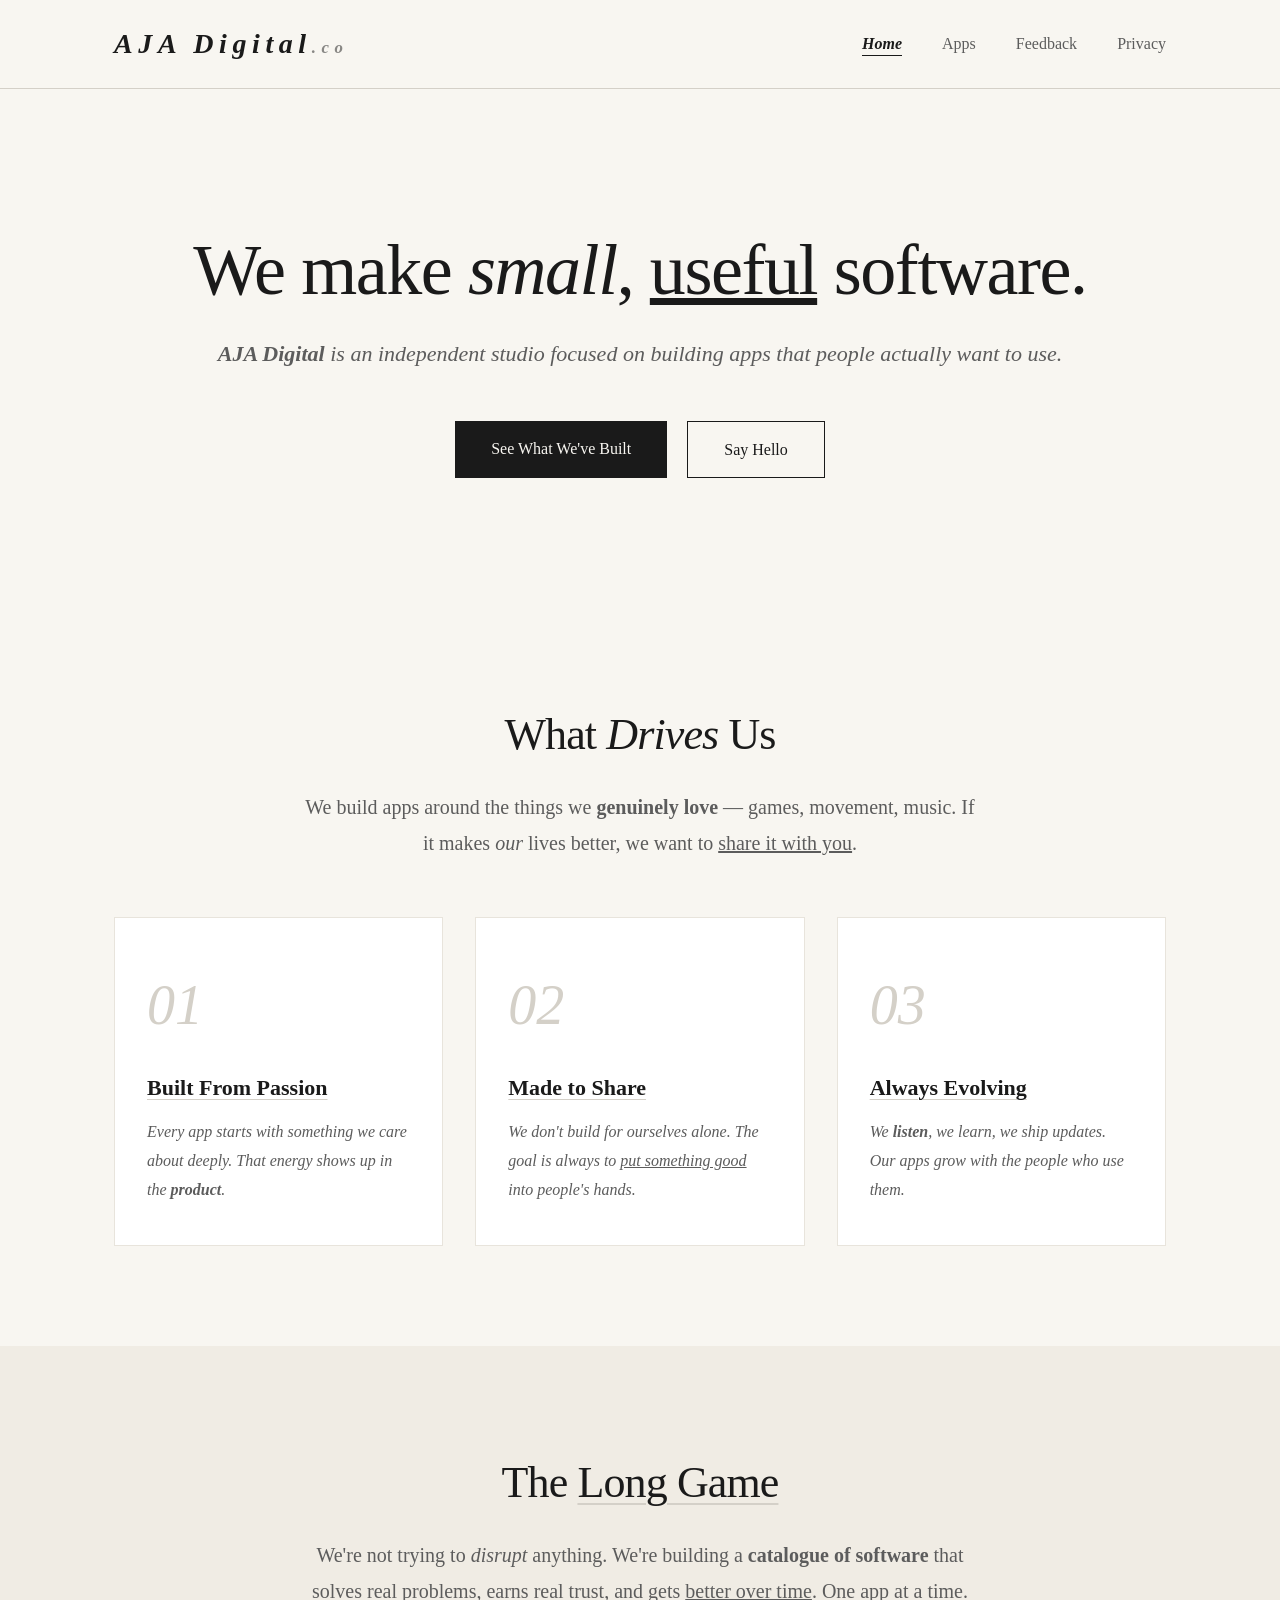
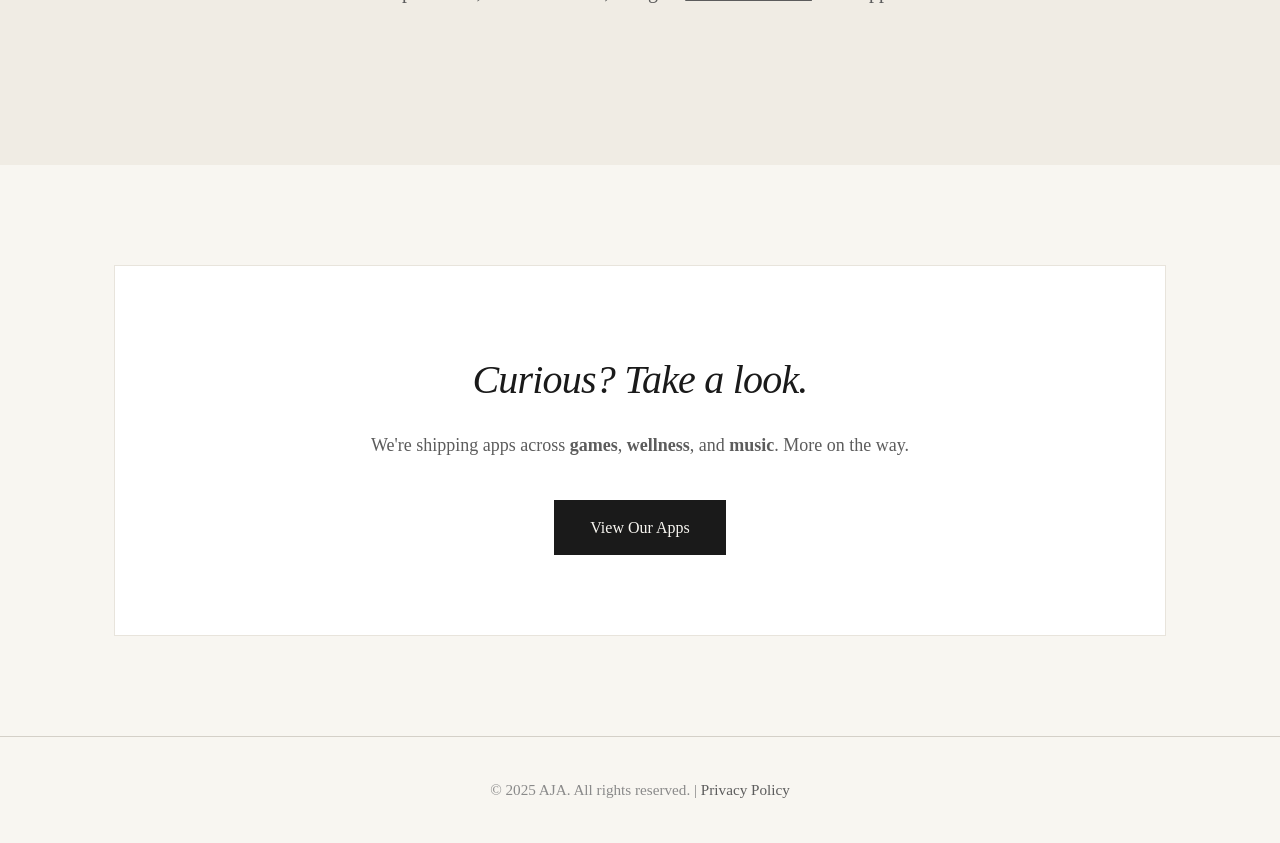
<file: index.html>
<!DOCTYPE html>
<html lang="en">
<head>
    <meta charset="UTF-8">
    <meta name="viewport" content="width=device-width, initial-scale=1.0">
    <meta name="description" content="AJA Digital — a small studio making software that matters">
    <title>AJA Digital</title>
    <link rel="stylesheet" href="styles.css">
</head>
<body>
    <nav class="navbar">
        <div class="nav-container">
            <a href="index.html" class="logo">AJA Digital<span style="font-size: 0.6em; opacity: 0.5;">.co</span></a>
            <ul class="nav-menu">
                <li><a href="index.html" class="active">Home</a></li>
                <li><a href="apps.html">Apps</a></li>
                <li><a href="feedback.html">Feedback</a></li>
                <li><a href="privacy.html">Privacy</a></li>
            </ul>
        </div>
    </nav>

    <main>
        <!-- Hero Section -->
        <section class="hero">
            <div class="container">
                <h1 class="hero-title">We make <em>small</em>, <u>useful</u> software.</h1>
                <p class="hero-subtitle"><b>AJA Digital</b> is an independent studio focused on building apps that people <em>actually want</em> to use.</p>
                <div class="hero-buttons">
                    <a href="apps.html" class="btn btn-primary">See What We've Built</a>
                    <a href="feedback.html" class="btn btn-secondary">Say Hello</a>
                </div>
            </div>
        </section>

        <!-- About Section -->
        <section class="section">
            <div class="container">
                <h2 class="section-title">What <em>Drives</em> Us</h2>
                <div class="about-content">
                    <p class="lead">
                        We build apps around the things we <b>genuinely love</b> — games, movement, music.
                        If it makes <em>our</em> lives better, we want to <u>share it with you</u>.
                    </p>
                    <div class="features-grid">
                        <div class="feature-card">
                            <div class="feature-number">01</div>
                            <h3>Built From Passion</h3>
                            <p>Every app starts with something we <em>care about deeply</em>. That energy shows up in the <b>product</b>.</p>
                        </div>
                        <div class="feature-card">
                            <div class="feature-number">02</div>
                            <h3>Made to Share</h3>
                            <p>We don't build for ourselves alone. The goal is always to <u>put something good</u> into people's hands.</p>
                        </div>
                        <div class="feature-card">
                            <div class="feature-number">03</div>
                            <h3>Always Evolving</h3>
                            <p>We <b>listen</b>, we learn, we ship updates. Our apps grow <em>with</em> the people who use them.</p>
                        </div>
                    </div>
                </div>
            </div>
        </section>

        <!-- Mission Section -->
        <section class="section section-alt">
            <div class="container">
                <h2 class="section-title">The <u>Long Game</u></h2>
                <p class="lead">
                    We're not trying to <em>disrupt</em> anything. We're building a <b>catalogue of software</b>
                    that solves real problems, earns real trust, and gets <u>better over time</u>.
                    One app at a time.
                </p>
            </div>
        </section>

        <!-- CTA Section -->
        <section class="section">
            <div class="container">
                <div class="cta-box">
                    <h2>Curious? <em>Take a look.</em></h2>
                    <p>We're shipping apps across <b>games</b>, <b>wellness</b>, and <b>music</b>. More on the way.</p>
                    <a href="apps.html" class="btn btn-primary">View Our Apps</a>
                </div>
            </div>
        </section>
    </main>

    <footer class="footer">
        <div class="container">
            <p>&copy; 2025 AJA. All rights reserved. | <a href="privacy.html">Privacy Policy</a></p>
        </div>
    </footer>
</body>
</html>
</file>
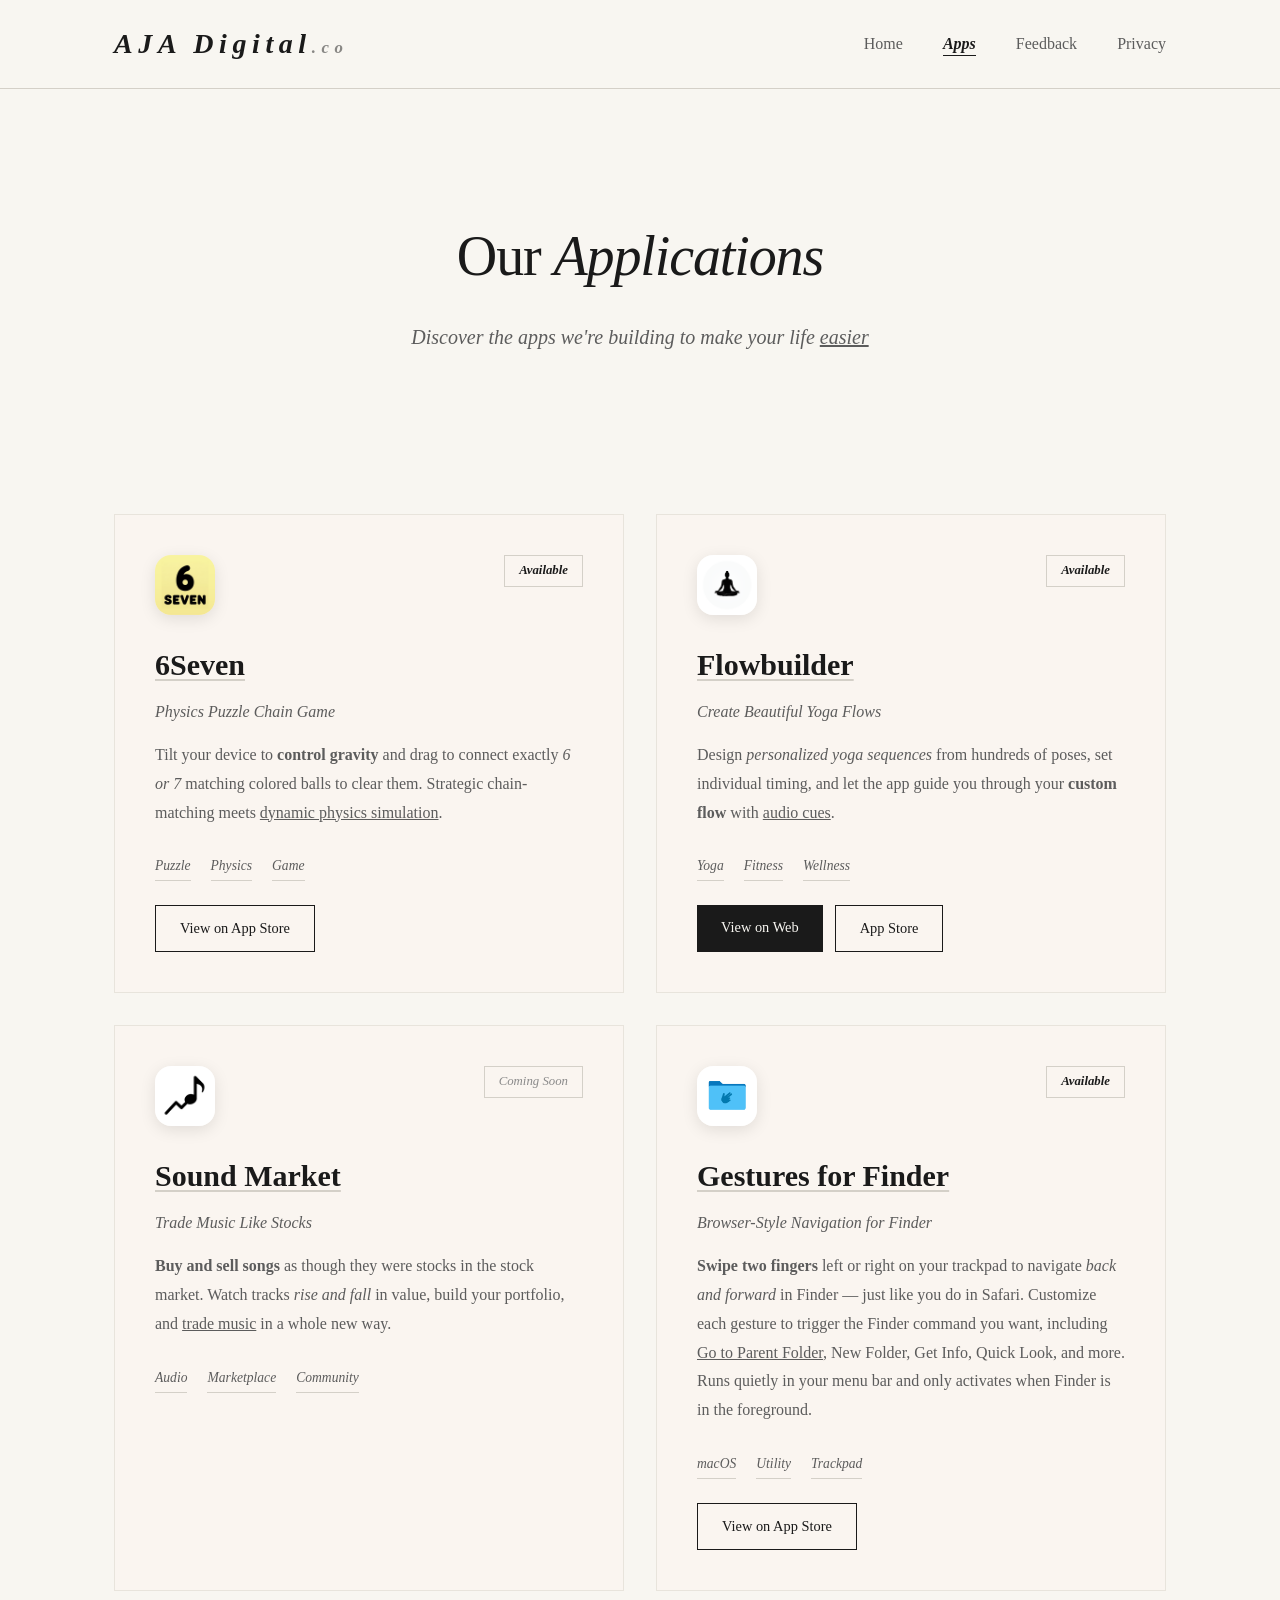
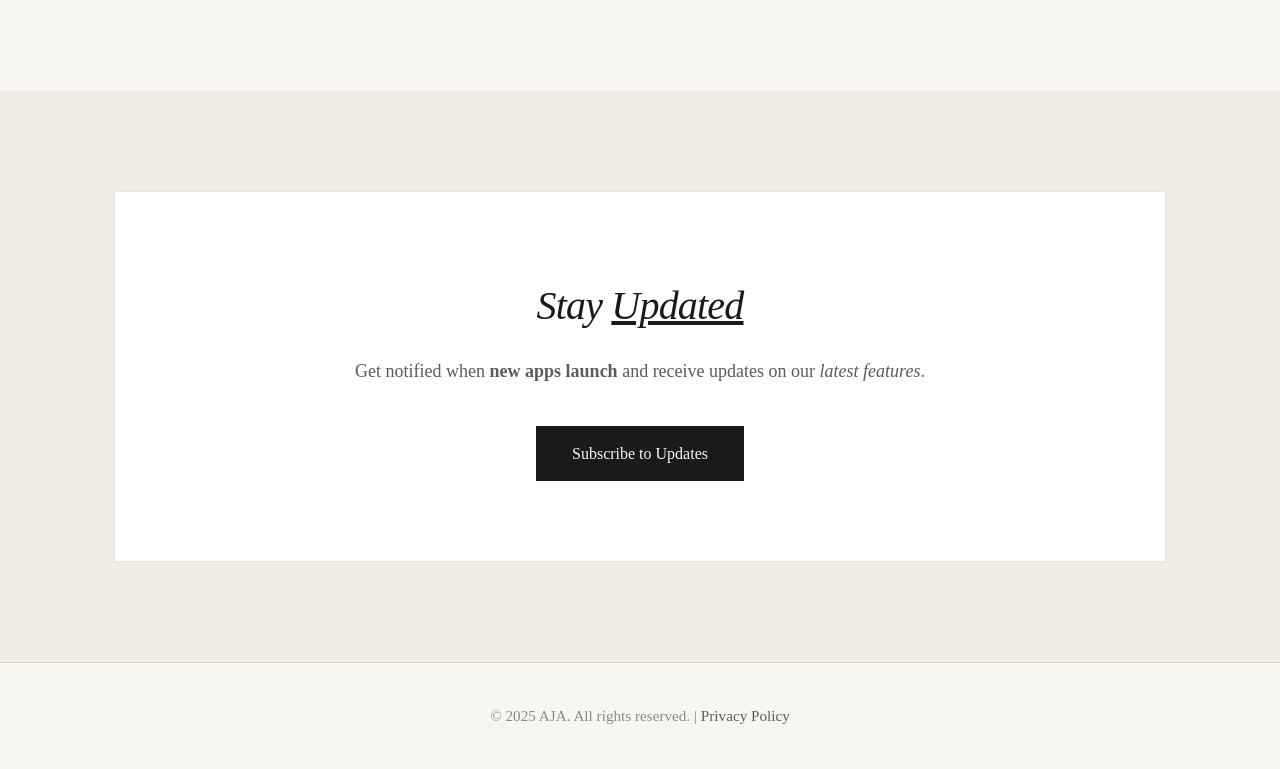
<file: apps.html>
<!DOCTYPE html>
<html lang="en">
<head>
    <meta charset="UTF-8">
    <meta name="viewport" content="width=device-width, initial-scale=1.0">
    <meta name="description" content="Explore our innovative applications">
    <title>Our Apps - AJA</title>
    <link rel="stylesheet" href="styles.css">
</head>
<body>
    <nav class="navbar">
        <div class="nav-container">
            <a href="index.html" class="logo">AJA Digital<span style="font-size: 0.6em; opacity: 0.5;">.co</span></a>
            <ul class="nav-menu">
                <li><a href="index.html">Home</a></li>
                <li><a href="apps.html" class="active">Apps</a></li>
                <li><a href="feedback.html">Feedback</a></li>
                <li><a href="privacy.html">Privacy</a></li>
            </ul>
        </div>
    </nav>

    <main>
        <section class="page-header">
            <div class="container">
                <h1>Our <em>Applications</em></h1>
                <p>Discover the apps we're building to make your life <u>easier</u></p>
            </div>
        </section>

        <section class="section">
            <div class="container">
                <div class="apps-grid">
                    <!-- 6Seven App -->
                    <div class="app-card">
                        <div class="app-header">
                            <img src="images/6SevenAppIcon.png" alt="6Seven" class="app-icon-img">
                            <span class="status-badge live"><b>Available</b></span>
                        </div>
                        <div class="app-content">
                            <h2>6Seven</h2>
                            <p class="app-tagline">Physics Puzzle Chain Game</p>
                            <p class="app-description">
                                Tilt your device to <b>control gravity</b> and drag to connect exactly <em>6 or 7</em> matching
                                colored balls to clear them. Strategic chain-matching meets <u>dynamic physics simulation</u>.
                            </p>
                            <div class="app-features">
                                <span class="feature-tag">Puzzle</span>
                                <span class="feature-tag">Physics</span>
                                <span class="feature-tag">Game</span>
                            </div>
                            <a href="https://apps.apple.com/us/app/6ix-seven/id6758970751" target="_blank" rel="noopener noreferrer" class="btn btn-secondary app-store-btn">View on App Store</a>
                        </div>
                    </div>

                    <!-- Flowbuilder App -->
                    <div class="app-card">
                        <div class="app-header">
                            <img src="images/FlowbuilderAppIcon.png" alt="Flowbuilder" class="app-icon-img">
                            <span class="status-badge live"><b>Available</b></span>
                        </div>
                        <div class="app-content">
                            <h2>Flowbuilder</h2>
                            <p class="app-tagline">Create Beautiful Yoga Flows</p>
                            <p class="app-description">
                                Design <em>personalized yoga sequences</em> from hundreds of poses, set individual timing,
                                and let the app guide you through your <b>custom flow</b> with <u>audio cues</u>.
                            </p>
                            <div class="app-features">
                                <span class="feature-tag">Yoga</span>
                                <span class="feature-tag">Fitness</span>
                                <span class="feature-tag">Wellness</span>
                            </div>
                            <div class="app-buttons">
                                <a href="https://flowbuilder.yoga" target="_blank" rel="noopener noreferrer" class="btn btn-primary app-store-btn">View on Web</a>
                                <a href="https://apps.apple.com/us/app/flowbuilder-yoga/id6758913355" target="_blank" rel="noopener noreferrer" class="btn btn-secondary app-store-btn">App Store</a>
                            </div>
                        </div>
                    </div>

                    <!-- Sound Market App -->
                    <div class="app-card">
                        <div class="app-header">
                            <img src="images/SoundMarketAppIcon.png" alt="Sound Market" class="app-icon-img">
                            <span class="status-badge coming-soon"><em>Coming Soon</em></span>
                        </div>
                        <div class="app-content">
                            <h2>Sound Market</h2>
                            <p class="app-tagline">Trade Music Like Stocks</p>
                            <p class="app-description">
                                <b>Buy and sell songs</b> as though they were stocks in the stock market. Watch tracks
                                <em>rise and fall</em> in value, build your portfolio, and <u>trade music</u> in a whole new way.
                            </p>
                            <div class="app-features">
                                <span class="feature-tag">Audio</span>
                                <span class="feature-tag">Marketplace</span>
                                <span class="feature-tag">Community</span>
                            </div>
                        </div>
                    </div>
                    <!-- Gestures for Finder App -->
                    <div class="app-card">
                        <div class="app-header">
                            <img src="images/GuestersForFolders.png" alt="Gestures for Finder" class="app-icon-img">
                            <span class="status-badge live"><b>Available</b></span>
                        </div>
                        <div class="app-content">
                            <h2>Gestures for Finder</h2>
                            <p class="app-tagline">Browser-Style Navigation for Finder</p>
                            <p class="app-description">
                                <b>Swipe two fingers</b> left or right on your trackpad to navigate <em>back and forward</em>
                                in Finder — just like you do in Safari. Customize each gesture to trigger the Finder command
                                you want, including <u>Go to Parent Folder</u>, New Folder, Get Info, Quick Look, and more.
                                Runs quietly in your menu bar and only activates when Finder is in the foreground.
                            </p>
                            <div class="app-features">
                                <span class="feature-tag">macOS</span>
                                <span class="feature-tag">Utility</span>
                                <span class="feature-tag">Trackpad</span>
                            </div>
                            <a href="https://apps.apple.com/us/app/gestures-for-folders/id6759118053" target="_blank" rel="noopener noreferrer" class="btn btn-secondary app-store-btn">View on App Store</a>
                        </div>
                    </div>
                </div>
            </div>
        </section>

        <!-- Newsletter Section -->
        <section class="section section-alt">
            <div class="container">
                <div class="cta-box">
                    <h2>Stay <u>Updated</u></h2>
                    <p>Get notified when <b>new apps launch</b> and receive updates on our <em>latest features</em>.</p>
                    <a href="feedback.html" class="btn btn-primary">Subscribe to Updates</a>
                </div>
            </div>
        </section>
    </main>

    <footer class="footer">
        <div class="container">
            <p>&copy; 2025 AJA. All rights reserved. | <a href="privacy.html">Privacy Policy</a></p>
        </div>
    </footer>
</body>
</html>
</file>
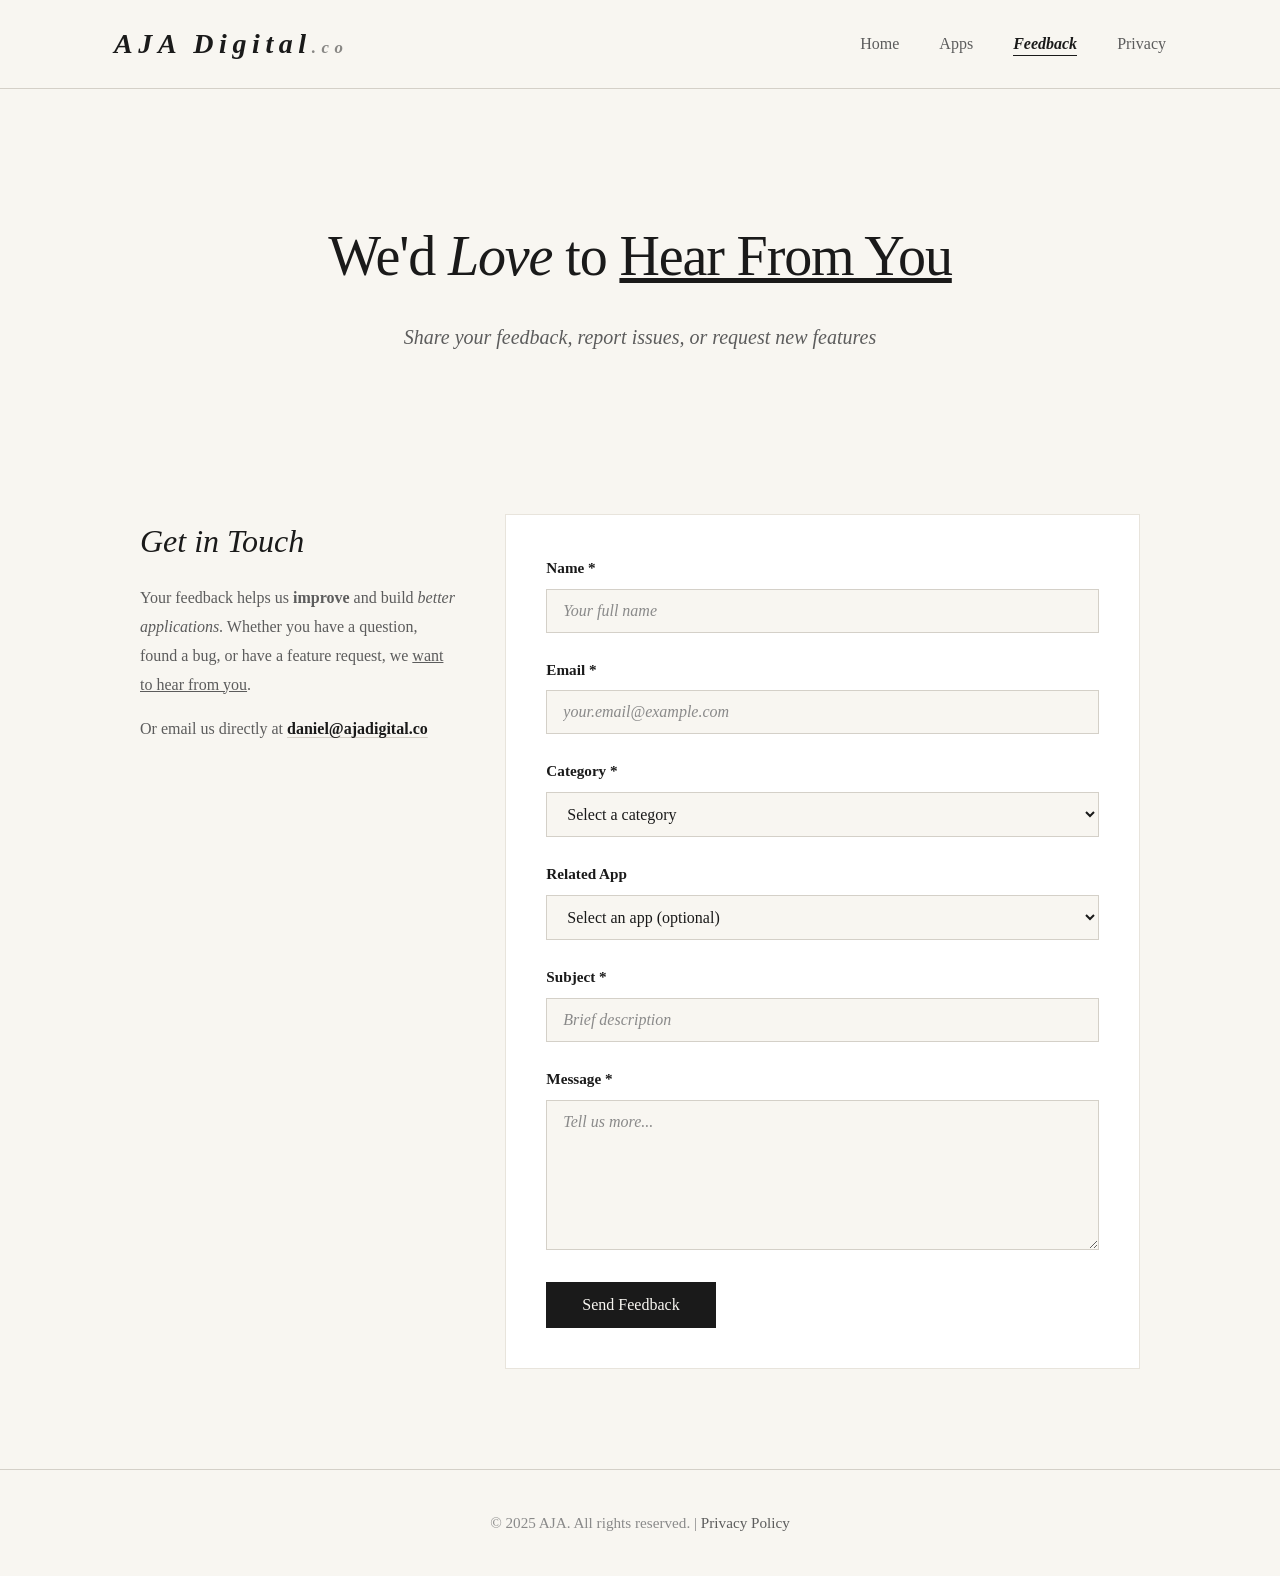
<file: feedback.html>
<!DOCTYPE html>
<html lang="en">
<head>
    <meta charset="UTF-8">
    <meta name="viewport" content="width=device-width, initial-scale=1.0">
    <meta name="description" content="Share your feedback and get support">
    <title>Feedback - AJA</title>
    <link rel="stylesheet" href="styles.css">
</head>
<body>
    <nav class="navbar">
        <div class="nav-container">
            <a href="index.html" class="logo">AJA Digital<span style="font-size: 0.6em; opacity: 0.5;">.co</span></a>
            <ul class="nav-menu">
                <li><a href="index.html">Home</a></li>
                <li><a href="apps.html">Apps</a></li>
                <li><a href="feedback.html" class="active">Feedback</a></li>
                <li><a href="privacy.html">Privacy</a></li>
            </ul>
        </div>
    </nav>

    <main>
        <section class="page-header">
            <div class="container">
                <h1>We'd <em>Love</em> to <u>Hear From You</u></h1>
                <p>Share your feedback, report issues, or <em>request new features</em></p>
            </div>
        </section>

        <section class="section">
            <div class="container">
                <div class="feedback-container">
                    <div class="feedback-info">
                        <h2>Get in <em>Touch</em></h2>
                        <p>
                            Your feedback helps us <b>improve</b> and build <em>better applications</em>. Whether you have
                            a question, found a bug, or have a feature request, we <u>want to hear from you</u>.
                        </p>
                        <p class="feedback-email">Or email us directly at <a href="mailto:daniel@ajadigital.co">daniel@ajadigital.co</a></p>
                    </div>

                    <div class="feedback-form">
                        <form id="feedbackForm" action="https://formspree.io/f/mgolvdnq" method="POST">
                            <div class="form-group">
                                <label for="name">Name *</label>
                                <input type="text" id="name" name="name" required placeholder="Your full name">
                            </div>

                            <div class="form-group">
                                <label for="email">Email *</label>
                                <input type="email" id="email" name="email" required placeholder="your.email@example.com">
                            </div>

                            <div class="form-group">
                                <label for="category">Category *</label>
                                <select id="category" name="category" required>
                                    <option value="">Select a category</option>
                                    <option value="bug">Bug Report</option>
                                    <option value="feature">Feature Request</option>
                                    <option value="support">Support</option>
                                    <option value="feedback">General Feedback</option>
                                    <option value="other">Other</option>
                                </select>
                            </div>

                            <div class="form-group">
                                <label for="app">Related App</label>
                                <select id="app" name="app">
                                    <option value="">Select an app (optional)</option>
                                    <option value="6seven">6Seven</option>
                                    <option value="flowbuilder">Flowbuilder</option>
                                    <option value="sound-market">Sound Market</option>
                                    <option value="gestures-for-finder">Gestures for Finder</option>
                                    <option value="general">General / Not app-specific</option>
                                </select>
                            </div>

                            <div class="form-group">
                                <label for="subject">Subject *</label>
                                <input type="text" id="subject" name="subject" required placeholder="Brief description">
                            </div>

                            <div class="form-group">
                                <label for="message">Message *</label>
                                <textarea id="message" name="message" required placeholder="Tell us more..."></textarea>
                            </div>

                            <button type="submit" class="btn btn-primary">Send Feedback</button>

                            <div class="success-message" id="successMessage">
                                <em>Thank you!</em> Your feedback has been received.
                            </div>
                        </form>
                    </div>
                </div>
            </div>
        </section>
    </main>

    <footer class="footer">
        <div class="container">
            <p>&copy; 2025 AJA. All rights reserved. | <a href="privacy.html">Privacy Policy</a></p>
        </div>
    </footer>

    <script>
        const form = document.getElementById('feedbackForm');
        const successMessage = document.getElementById('successMessage');

        form.addEventListener('submit', function(e) {
            if (form.action.includes('YOUR_FORM_ID')) {
                e.preventDefault();
                successMessage.style.display = 'flex';
                form.reset();

                setTimeout(() => {
                    successMessage.style.display = 'none';
                }, 5000);
            }
        });
    </script>
</body>
</html>
</file>
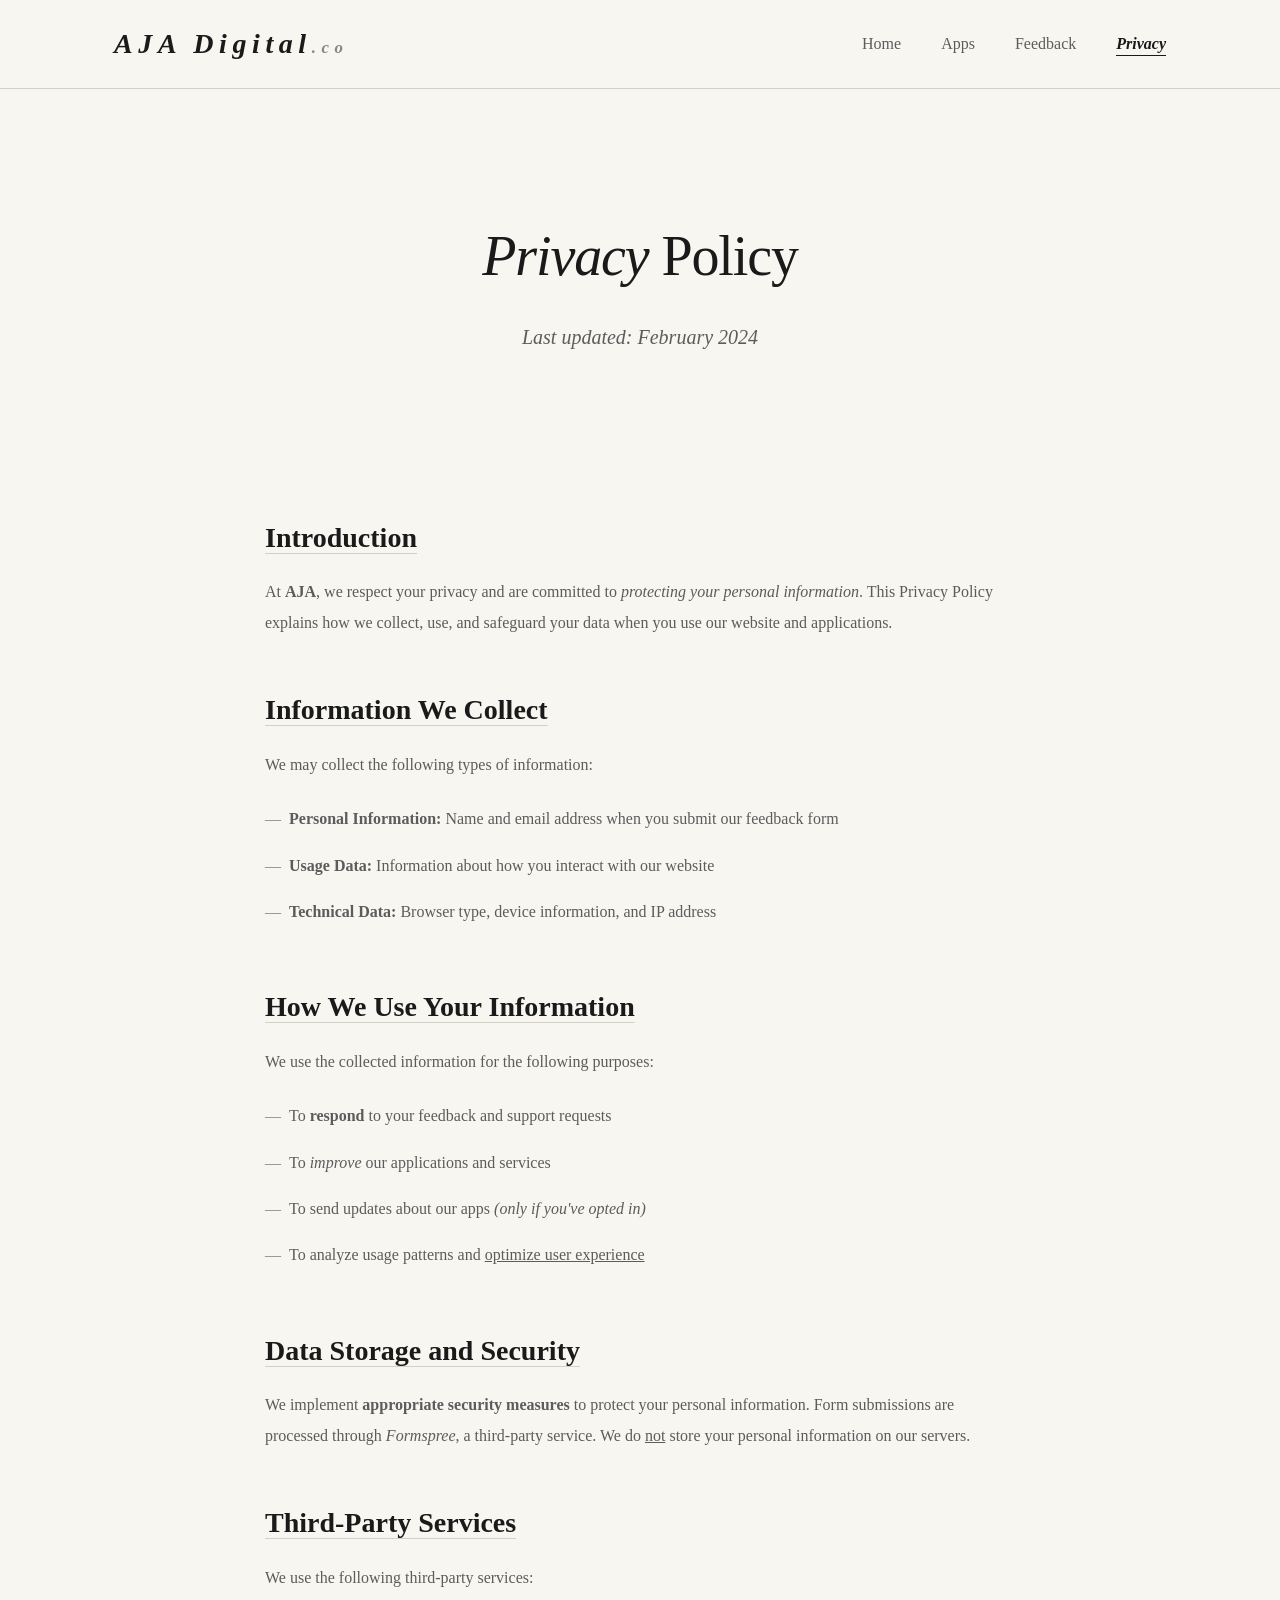
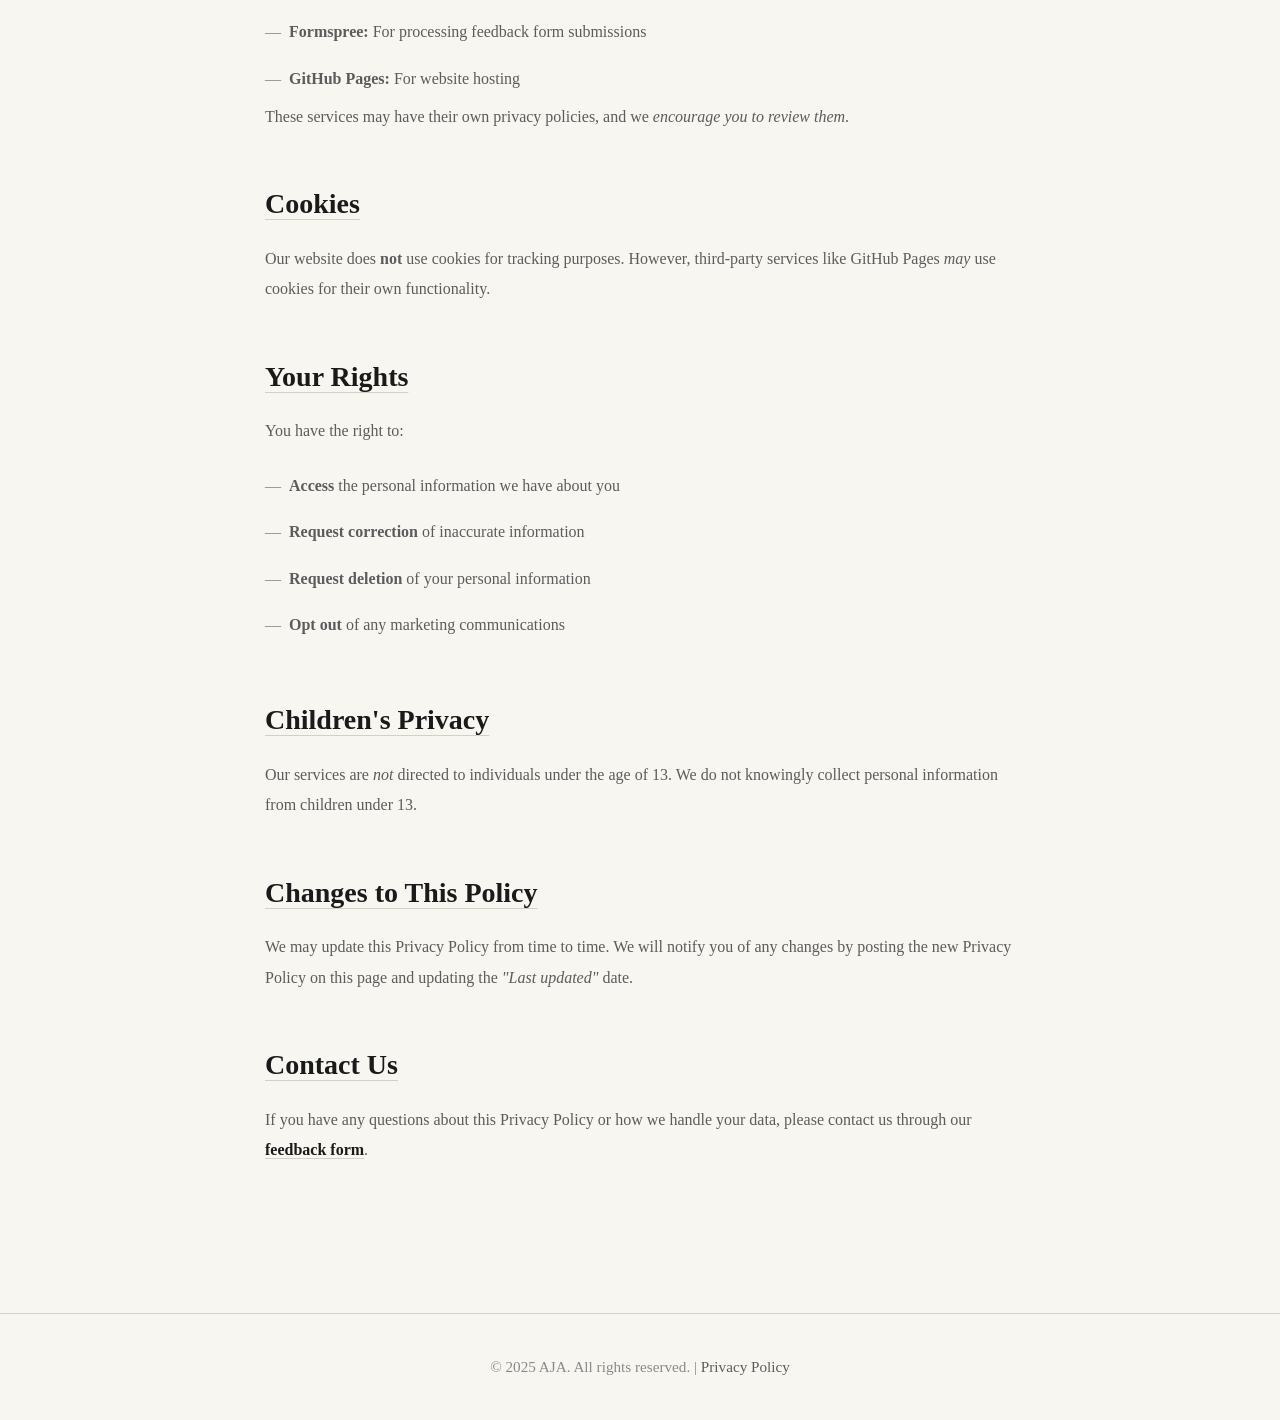
<file: privacy.html>
<!DOCTYPE html>
<html lang="en">
<head>
    <meta charset="UTF-8">
    <meta name="viewport" content="width=device-width, initial-scale=1.0">
    <meta name="description" content="Privacy Policy for AJA">
    <title>Privacy Policy - AJA</title>
    <link rel="stylesheet" href="styles.css">
</head>
<body>
    <nav class="navbar">
        <div class="nav-container">
            <a href="index.html" class="logo">AJA Digital<span style="font-size: 0.6em; opacity: 0.5;">.co</span></a>
            <ul class="nav-menu">
                <li><a href="index.html">Home</a></li>
                <li><a href="apps.html">Apps</a></li>
                <li><a href="feedback.html">Feedback</a></li>
                <li><a href="privacy.html" class="active">Privacy</a></li>
            </ul>
        </div>
    </nav>

    <main>
        <section class="page-header">
            <div class="container">
                <h1><em>Privacy</em> Policy</h1>
                <p>Last updated: February 2024</p>
            </div>
        </section>

        <section class="section">
            <div class="container">
                <div class="privacy-content">
                    <div class="privacy-section">
                        <h2>Introduction</h2>
                        <p>
                            At <b>AJA</b>, we respect your privacy and are committed to <em>protecting your personal information</em>.
                            This Privacy Policy explains how we collect, use, and safeguard your data when you use our
                            website and applications.
                        </p>
                    </div>

                    <div class="privacy-section">
                        <h2>Information We Collect</h2>
                        <p>We may collect the following types of information:</p>
                        <ul>
                            <li><b>Personal Information:</b> Name and email address when you submit our feedback form</li>
                            <li><b>Usage Data:</b> Information about how you interact with our website</li>
                            <li><b>Technical Data:</b> Browser type, device information, and IP address</li>
                        </ul>
                    </div>

                    <div class="privacy-section">
                        <h2>How We Use Your Information</h2>
                        <p>We use the collected information for the following purposes:</p>
                        <ul>
                            <li>To <b>respond</b> to your feedback and support requests</li>
                            <li>To <em>improve</em> our applications and services</li>
                            <li>To send updates about our apps <em>(only if you've opted in)</em></li>
                            <li>To analyze usage patterns and <u>optimize user experience</u></li>
                        </ul>
                    </div>

                    <div class="privacy-section">
                        <h2>Data Storage and Security</h2>
                        <p>
                            We implement <b>appropriate security measures</b> to protect your personal information.
                            Form submissions are processed through <em>Formspree</em>, a third-party service.
                            We do <u>not</u> store your personal information on our servers.
                        </p>
                    </div>

                    <div class="privacy-section">
                        <h2>Third-Party Services</h2>
                        <p>We use the following third-party services:</p>
                        <ul>
                            <li><b>Formspree:</b> For processing feedback form submissions</li>
                            <li><b>GitHub Pages:</b> For website hosting</li>
                        </ul>
                        <p>
                            These services may have their own privacy policies, and we <em>encourage you to review them</em>.
                        </p>
                    </div>

                    <div class="privacy-section">
                        <h2>Cookies</h2>
                        <p>
                            Our website does <b>not</b> use cookies for tracking purposes. However, third-party services
                            like GitHub Pages <em>may</em> use cookies for their own functionality.
                        </p>
                    </div>

                    <div class="privacy-section">
                        <h2>Your Rights</h2>
                        <p>You have the right to:</p>
                        <ul>
                            <li><b>Access</b> the personal information we have about you</li>
                            <li><b>Request correction</b> of inaccurate information</li>
                            <li><b>Request deletion</b> of your personal information</li>
                            <li><b>Opt out</b> of any marketing communications</li>
                        </ul>
                    </div>

                    <div class="privacy-section">
                        <h2>Children's Privacy</h2>
                        <p>
                            Our services are <em>not</em> directed to individuals under the age of 13. We do not knowingly
                            collect personal information from children under 13.
                        </p>
                    </div>

                    <div class="privacy-section">
                        <h2>Changes to This Policy</h2>
                        <p>
                            We may update this Privacy Policy from time to time. We will notify you of any changes
                            by posting the new Privacy Policy on this page and updating the <em>"Last updated"</em> date.
                        </p>
                    </div>

                    <div class="privacy-section">
                        <h2>Contact Us</h2>
                        <p>
                            If you have any questions about this Privacy Policy or how we handle your data,
                            please contact us through our <a href="feedback.html">feedback form</a>.
                        </p>
                    </div>
                </div>
            </div>
        </section>
    </main>

    <footer class="footer">
        <div class="container">
            <p>&copy; 2025 AJA. All rights reserved. | <a href="privacy.html">Privacy Policy</a></p>
        </div>
    </footer>
</body>
</html>
</file>
<file: styles.css>
/* Reset & Base Styles */
* {
    margin: 0;
    padding: 0;
    box-sizing: border-box;
}

:root {
    --bg-primary: #f8f6f1;
    --bg-secondary: #f0ece4;
    --bg-card: #ffffff;
    --text-primary: #1a1a1a;
    --text-secondary: #5c5c5c;
    --text-muted: #8a8a8a;
    --border-color: #d4d0c8;
    --border-light: #e8e4dc;
    --accent: #1a1a1a;
}

body {
    font-family: 'Times New Roman', Times, Georgia, serif;
    line-height: 1.7;
    color: var(--text-primary);
    background-color: var(--bg-primary);
    min-height: 100vh;
    overflow-x: hidden;
}

/* Smooth fade-in for page load */
@keyframes fadeInUp {
    from {
        opacity: 0;
        transform: translateY(30px);
    }
    to {
        opacity: 1;
        transform: translateY(0);
    }
}

@keyframes fadeIn {
    from { opacity: 0; }
    to { opacity: 1; }
}

@keyframes slideInLeft {
    from {
        opacity: 0;
        transform: translateX(-20px);
    }
    to {
        opacity: 1;
        transform: translateX(0);
    }
}

@keyframes underlineGrow {
    from { width: 0; }
    to { width: 100%; }
}

/* Navigation */
.navbar {
    background-color: var(--bg-primary);
    border-bottom: 1px solid var(--border-color);
    padding: 1.25rem 0;
    position: sticky;
    top: 0;
    z-index: 1000;
    animation: fadeIn 0.8s ease;
}

.nav-container {
    max-width: 1100px;
    margin: 0 auto;
    padding: 0 24px;
    display: flex;
    justify-content: space-between;
    align-items: center;
}

.logo {
    font-size: 1.75rem;
    font-weight: 700;
    color: var(--text-primary);
    text-decoration: none;
    letter-spacing: 0.2em;
    font-style: italic;
}

.nav-menu {
    display: flex;
    list-style: none;
    gap: 2.5rem;
}

.nav-menu a {
    color: var(--text-secondary);
    text-decoration: none;
    font-size: 1rem;
    position: relative;
    transition: color 0.3s ease;
}

.nav-menu a:hover {
    color: var(--text-primary);
}

.nav-menu a.active {
    color: var(--text-primary);
    font-weight: 700;
    font-style: italic;
}

.nav-menu a::after {
    content: '';
    position: absolute;
    bottom: -4px;
    left: 0;
    width: 0;
    height: 1px;
    background: var(--text-primary);
    transition: width 0.4s cubic-bezier(0.25, 0.46, 0.45, 0.94);
}

.nav-menu a:hover::after,
.nav-menu a.active::after {
    width: 100%;
}

/* Container */
.container {
    max-width: 1100px;
    margin: 0 auto;
    padding: 0 24px;
}

/* Hero Section */
.hero {
    padding: 140px 24px 120px;
    text-align: center;
    animation: fadeInUp 1s ease 0.2s both;
}

.hero-title {
    font-size: 4.5rem;
    font-weight: 400;
    margin-bottom: 1.5rem;
    color: var(--text-primary);
    letter-spacing: -0.02em;
    line-height: 1.15;
}

.hero-subtitle {
    font-size: 1.375rem;
    color: var(--text-secondary);
    margin-bottom: 3rem;
    font-style: italic;
    animation: fadeInUp 1s ease 0.5s both;
}

.hero-buttons {
    display: flex;
    gap: 1.25rem;
    justify-content: center;
    flex-wrap: wrap;
    animation: fadeInUp 1s ease 0.7s both;
}

/* Buttons */
.btn {
    display: inline-block;
    padding: 14px 36px;
    text-decoration: none;
    font-family: 'Times New Roman', Times, Georgia, serif;
    font-size: 1rem;
    cursor: pointer;
    border: none;
    transition: all 0.4s cubic-bezier(0.25, 0.46, 0.45, 0.94);
}

.btn-primary {
    background: var(--text-primary);
    color: var(--bg-primary);
}

.btn-primary:hover {
    background: var(--text-secondary);
    transform: translateY(-2px);
    box-shadow: 0 8px 24px rgba(0, 0, 0, 0.1);
}

.btn-secondary {
    background: transparent;
    color: var(--text-primary);
    border: 1px solid var(--text-primary);
}

.btn-secondary:hover {
    background: var(--text-primary);
    color: var(--bg-primary);
    transform: translateY(-2px);
    box-shadow: 0 8px 24px rgba(0, 0, 0, 0.1);
}

/* Sections */
.section {
    padding: 100px 24px;
    animation: fadeIn 0.8s ease both;
}

.section-alt {
    background-color: var(--bg-secondary);
}

.section-title {
    font-size: 2.75rem;
    font-weight: 400;
    margin-bottom: 1rem;
    text-align: center;
    color: var(--text-primary);
    letter-spacing: -0.02em;
}

.section-title em {
    font-style: italic;
}

.section-title u {
    text-decoration-thickness: 2px;
    text-underline-offset: 6px;
    text-decoration-color: var(--border-color);
}

.lead {
    font-size: 1.25rem;
    color: var(--text-secondary);
    text-align: center;
    max-width: 680px;
    margin: 0 auto 3.5rem;
    line-height: 1.8;
}

/* Features Grid */
.features-grid {
    display: grid;
    grid-template-columns: repeat(auto-fit, minmax(240px, 1fr));
    gap: 2rem;
    margin-top: 3rem;
}

.feature-card {
    padding: 2.5rem 2rem;
    background: var(--bg-card);
    border: 1px solid var(--border-light);
    transition: all 0.5s cubic-bezier(0.25, 0.46, 0.45, 0.94);
    position: relative;
    overflow: hidden;
}

.feature-card::before {
    content: '';
    position: absolute;
    top: 0;
    left: 0;
    width: 0;
    height: 2px;
    background: var(--text-primary);
    transition: width 0.5s cubic-bezier(0.25, 0.46, 0.45, 0.94);
}

.feature-card:hover {
    transform: translateY(-4px);
    box-shadow: 0 12px 40px rgba(0, 0, 0, 0.06);
}

.feature-card:hover::before {
    width: 100%;
}

.feature-number {
    font-size: 3.5rem;
    font-weight: 400;
    color: var(--border-color);
    margin-bottom: 1rem;
    font-style: italic;
}

.feature-card h3 {
    font-size: 1.375rem;
    font-weight: 700;
    margin-bottom: 0.75rem;
    color: var(--text-primary);
    text-decoration: underline;
    text-decoration-thickness: 1px;
    text-underline-offset: 4px;
    text-decoration-color: var(--border-color);
}

.feature-card p {
    color: var(--text-secondary);
    line-height: 1.8;
    font-style: italic;
}

/* CTA Box */
.cta-box {
    padding: 5rem 3rem;
    text-align: center;
    background: var(--bg-card);
    border: 1px solid var(--border-light);
    transition: box-shadow 0.5s ease;
}

.cta-box:hover {
    box-shadow: 0 12px 40px rgba(0, 0, 0, 0.06);
}

.cta-box h2 {
    font-size: 2.5rem;
    font-weight: 400;
    margin-bottom: 1rem;
    color: var(--text-primary);
    letter-spacing: -0.02em;
    font-style: italic;
}

.cta-box p {
    color: var(--text-secondary);
    margin-bottom: 2.5rem;
    font-size: 1.125rem;
}

/* Page Header */
.page-header {
    padding: 120px 24px 60px;
    text-align: center;
    animation: fadeInUp 1s ease 0.2s both;
}

.page-header h1 {
    font-size: 3.5rem;
    font-weight: 400;
    margin-bottom: 1rem;
    color: var(--text-primary);
    letter-spacing: -0.02em;
}

.page-header p {
    font-size: 1.25rem;
    color: var(--text-secondary);
    font-style: italic;
}

/* Apps Grid */
.apps-grid {
    display: grid;
    grid-template-columns: repeat(auto-fit, minmax(340px, 1fr));
    gap: 2rem;
}

.app-card {
    background: var(--bg-card);
    border: 1px solid var(--border-light);
    padding: 2.5rem;
    transition: all 0.5s cubic-bezier(0.25, 0.46, 0.45, 0.94);
    position: relative;
    overflow: hidden;
}

.app-card {
    background: #faf5f0;
}

.app-card::before {
    content: '';
    position: absolute;
    bottom: 0;
    left: 0;
    width: 0;
    height: 2px;
    background: var(--text-primary);
    transition: width 0.5s cubic-bezier(0.25, 0.46, 0.45, 0.94);
}

.app-card:hover {
    transform: translateY(-4px);
    box-shadow: 0 12px 40px rgba(0, 0, 0, 0.06);
}

.app-card:hover::before {
    width: 100%;
}

.app-header {
    display: flex;
    justify-content: space-between;
    align-items: flex-start;
    margin-bottom: 1.5rem;
}

.app-icon-minimal {
    width: 60px;
    height: 60px;
    background: var(--bg-secondary);
    border: 1px solid var(--border-color);
    border-radius: 12px;
    display: flex;
    align-items: center;
    justify-content: center;
    font-size: 1.5rem;
    font-weight: 400;
    color: var(--text-primary);
}

.app-icon-img {
    width: 60px;
    height: 60px;
    border-radius: 16px;
    object-fit: cover;
    box-shadow: 0 4px 16px rgba(0, 0, 0, 0.1);
    -webkit-user-drag: none;
    user-select: none;
    pointer-events: none;
}

.app-content h2 {
    font-size: 1.875rem;
    font-weight: 700;
    margin-bottom: 0.5rem;
    color: var(--text-primary);
    text-decoration: underline;
    text-decoration-thickness: 1.5px;
    text-underline-offset: 4px;
    text-decoration-color: var(--border-color);
}

.status-badge {
    display: inline-block;
    padding: 4px 14px;
    font-size: 0.8rem;
    font-style: italic;
    margin-bottom: 1rem;
    border: 1px solid var(--border-color);
}

.coming-soon {
    color: var(--text-muted);
}

.live {
    color: var(--text-primary);
    font-weight: 700;
}

.app-tagline {
    color: var(--text-secondary);
    font-size: 1rem;
    margin-bottom: 1rem;
    font-style: italic;
}

.app-buttons {
    display: flex;
    gap: 0.75rem;
    margin-top: 1.5rem;
    flex-wrap: wrap;
}

.app-store-btn {
    margin-top: 1.5rem;
    display: inline-block;
    font-size: 0.9rem;
    padding: 10px 24px;
}

.app-buttons .app-store-btn {
    margin-top: 0;
}

.app-description {
    color: var(--text-secondary);
    margin-bottom: 1.5rem;
    line-height: 1.8;
}

.app-features {
    display: flex;
    flex-wrap: wrap;
    gap: 0.5rem;
}

.feature-tag {
    color: var(--text-secondary);
    padding: 3px 0;
    font-size: 0.85rem;
    font-style: italic;
    border-bottom: 1px solid var(--border-color);
    margin-right: 0.75rem;
}

.app-placeholder {
    opacity: 0.7;
}

/* Feedback Page */
.feedback-container {
    display: grid;
    grid-template-columns: 1fr 2fr;
    gap: 3rem;
    max-width: 1000px;
    margin: 0 auto;
}

.feedback-info h2 {
    font-size: 2rem;
    font-weight: 400;
    margin-bottom: 1rem;
    color: var(--text-primary);
    font-style: italic;
}

.feedback-info p {
    color: var(--text-secondary);
    margin-bottom: 1rem;
    line-height: 1.8;
}

.feedback-email {
    margin-top: 0.5rem;
}

.feedback-email a {
    color: var(--text-primary);
    text-decoration: underline;
    text-decoration-thickness: 1px;
    text-underline-offset: 3px;
    text-decoration-color: var(--border-color);
    transition: text-decoration-color 0.3s ease;
    font-weight: 700;
}

.feedback-email a:hover {
    text-decoration-color: var(--text-primary);
}

.contact-methods {
    display: flex;
    flex-direction: column;
    gap: 1.5rem;
}

.contact-item {
    display: flex;
    gap: 1rem;
    align-items: flex-start;
}

.contact-icon-minimal {
    width: 50px;
    height: 50px;
    background: var(--bg-secondary);
    border: 1px solid var(--border-color);
    border-radius: 10px;
    display: flex;
    align-items: center;
    justify-content: center;
    font-size: 1.25rem;
    color: var(--text-secondary);
    flex-shrink: 0;
}

.contact-item h3 {
    font-size: 1.1rem;
    font-weight: 700;
    margin-bottom: 0.25rem;
    color: var(--text-primary);
}

.contact-item p {
    color: var(--text-secondary);
    font-size: 0.95rem;
}

/* Form Styles */
.feedback-form {
    background: var(--bg-card);
    border: 1px solid var(--border-light);
    padding: 2.5rem;
    animation: fadeInUp 0.8s ease 0.3s both;
}

.form-group {
    margin-bottom: 1.5rem;
}

label {
    display: block;
    margin-bottom: 0.5rem;
    color: var(--text-primary);
    font-weight: 700;
    font-size: 0.95rem;
}

input,
textarea,
select {
    width: 100%;
    padding: 12px 16px;
    background: var(--bg-primary);
    border: 1px solid var(--border-color);
    color: var(--text-primary);
    font-size: 1rem;
    font-family: 'Times New Roman', Times, Georgia, serif;
    transition: all 0.3s ease;
}

input:focus,
textarea:focus,
select:focus {
    outline: none;
    border-color: var(--text-primary);
    box-shadow: 0 2px 12px rgba(0, 0, 0, 0.04);
}

input::placeholder,
textarea::placeholder {
    color: var(--text-muted);
    font-style: italic;
}

textarea {
    resize: vertical;
    min-height: 150px;
}

select {
    cursor: pointer;
}

.success-message {
    display: none;
    align-items: center;
    justify-content: center;
    gap: 0.5rem;
    background: var(--bg-secondary);
    color: var(--text-primary);
    padding: 1rem;
    margin-top: 1rem;
    border: 1px solid var(--border-color);
    font-style: italic;
}

/* Privacy Page */
.privacy-content {
    max-width: 750px;
    margin: 0 auto;
    animation: fadeInUp 0.8s ease 0.3s both;
}

.privacy-section {
    margin-bottom: 3rem;
}

.privacy-section h2 {
    font-size: 1.75rem;
    font-weight: 700;
    margin-bottom: 1rem;
    color: var(--text-primary);
    text-decoration: underline;
    text-decoration-thickness: 1px;
    text-underline-offset: 6px;
    text-decoration-color: var(--border-color);
}

.privacy-section p {
    color: var(--text-secondary);
    line-height: 1.9;
    margin-bottom: 1rem;
}

.privacy-section ul {
    list-style: none;
    padding-left: 0;
    margin-top: 1rem;
}

.privacy-section ul li {
    color: var(--text-secondary);
    padding: 0.5rem 0;
    padding-left: 1.5rem;
    position: relative;
    line-height: 1.9;
}

.privacy-section ul li::before {
    content: "\2014";
    position: absolute;
    left: 0;
    color: var(--text-muted);
}

.privacy-section a {
    color: var(--text-primary);
    text-decoration: underline;
    text-decoration-thickness: 1px;
    text-underline-offset: 3px;
    text-decoration-color: var(--border-color);
    font-weight: 700;
    transition: text-decoration-color 0.3s ease;
}

.privacy-section a:hover {
    text-decoration-color: var(--text-primary);
}

/* Footer */
.footer {
    border-top: 1px solid var(--border-color);
    padding: 2.5rem 0;
    text-align: center;
    background: var(--bg-primary);
}

.footer p {
    color: var(--text-muted);
    font-size: 0.95rem;
}

.footer a {
    color: var(--text-secondary);
    text-decoration: none;
    transition: color 0.3s ease;
}

.footer a:hover {
    color: var(--text-primary);
}

/* Responsive Design */
@media (max-width: 768px) {
    .hero {
        padding: 100px 24px 80px;
    }

    .hero-title {
        font-size: 2.75rem;
    }

    .hero-subtitle {
        font-size: 1.125rem;
    }

    .section-title {
        font-size: 2.25rem;
    }

    .section {
        padding: 70px 24px;
    }

    .features-grid {
        grid-template-columns: 1fr;
    }

    .apps-grid {
        grid-template-columns: 1fr;
    }

    .feedback-container {
        grid-template-columns: 1fr;
    }

    .nav-menu {
        gap: 1rem;
    }

    .page-header {
        padding: 80px 24px 40px;
    }

    .page-header h1 {
        font-size: 2.25rem;
    }
}

@media (max-width: 480px) {
    .hero-title {
        font-size: 2.25rem;
    }

    .hero-buttons {
        flex-direction: column;
        width: 100%;
    }

    .btn {
        width: 100%;
        text-align: center;
    }
}
</file>
